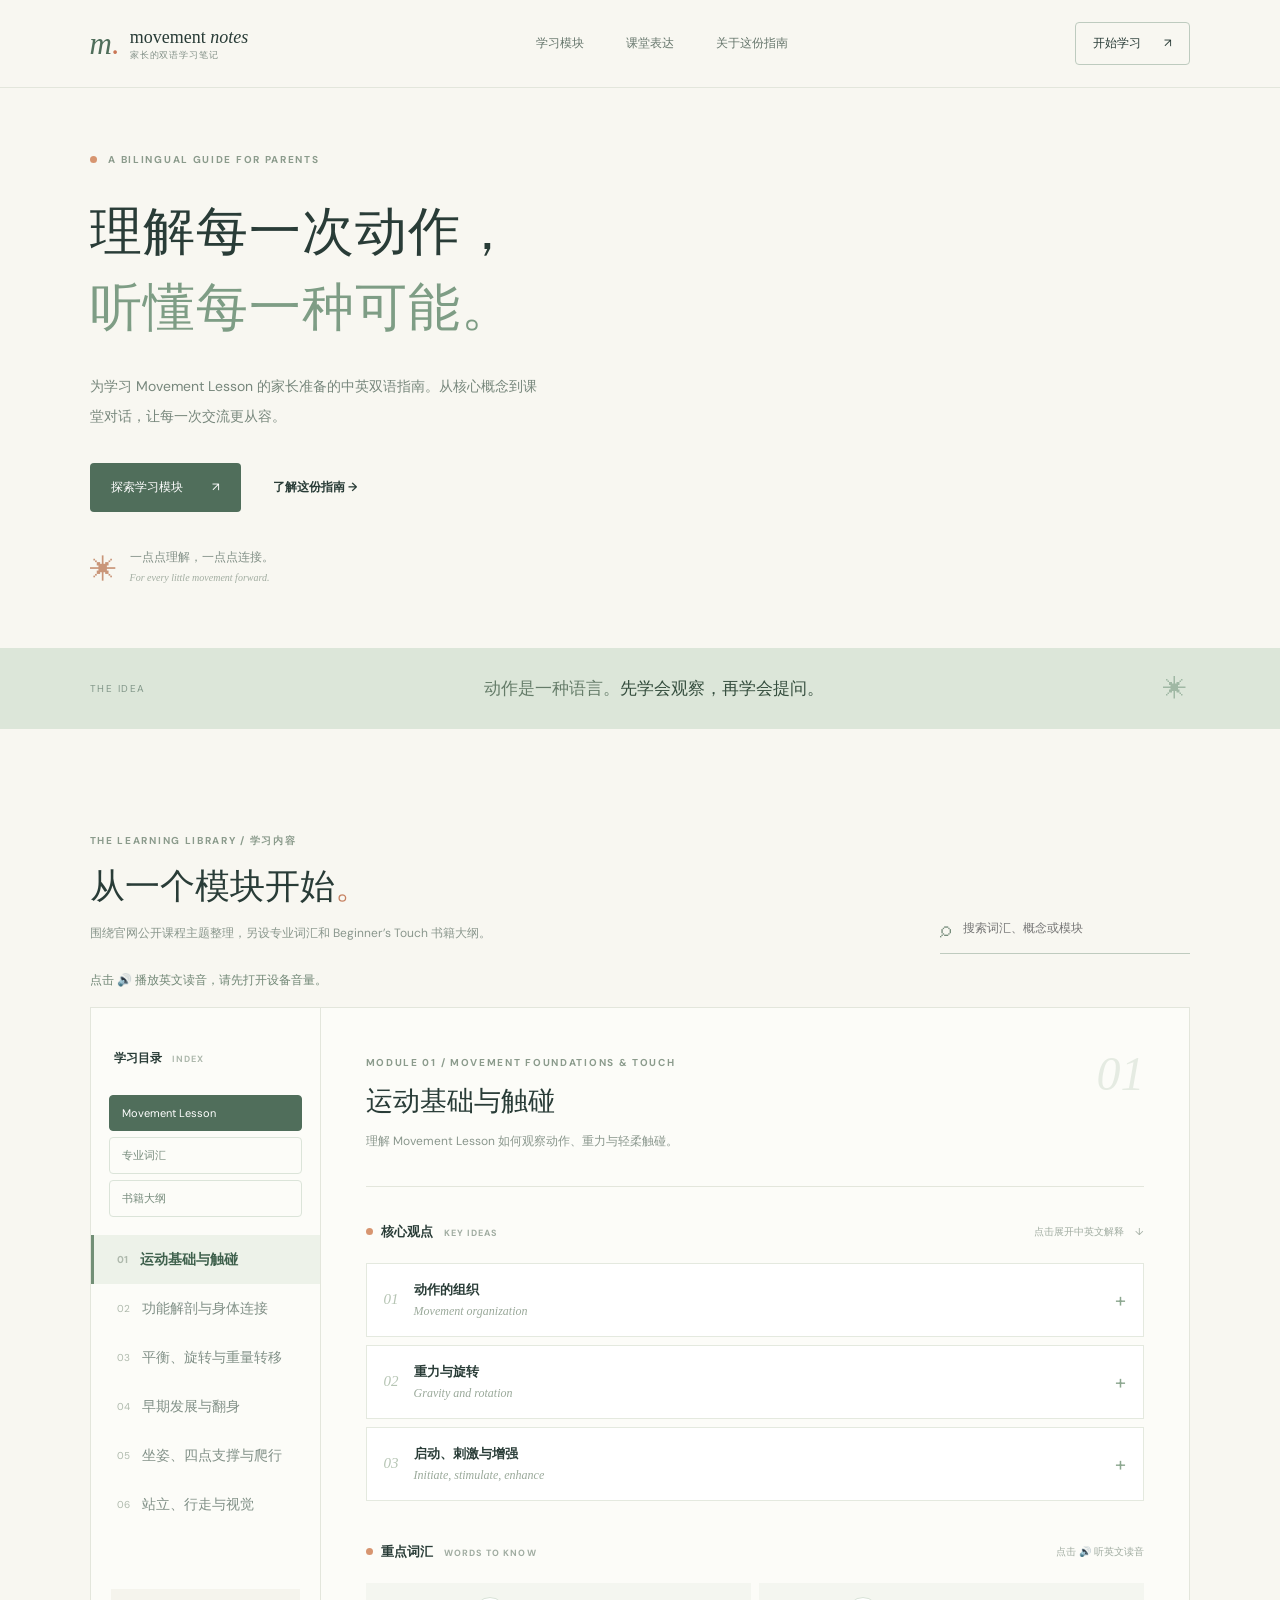
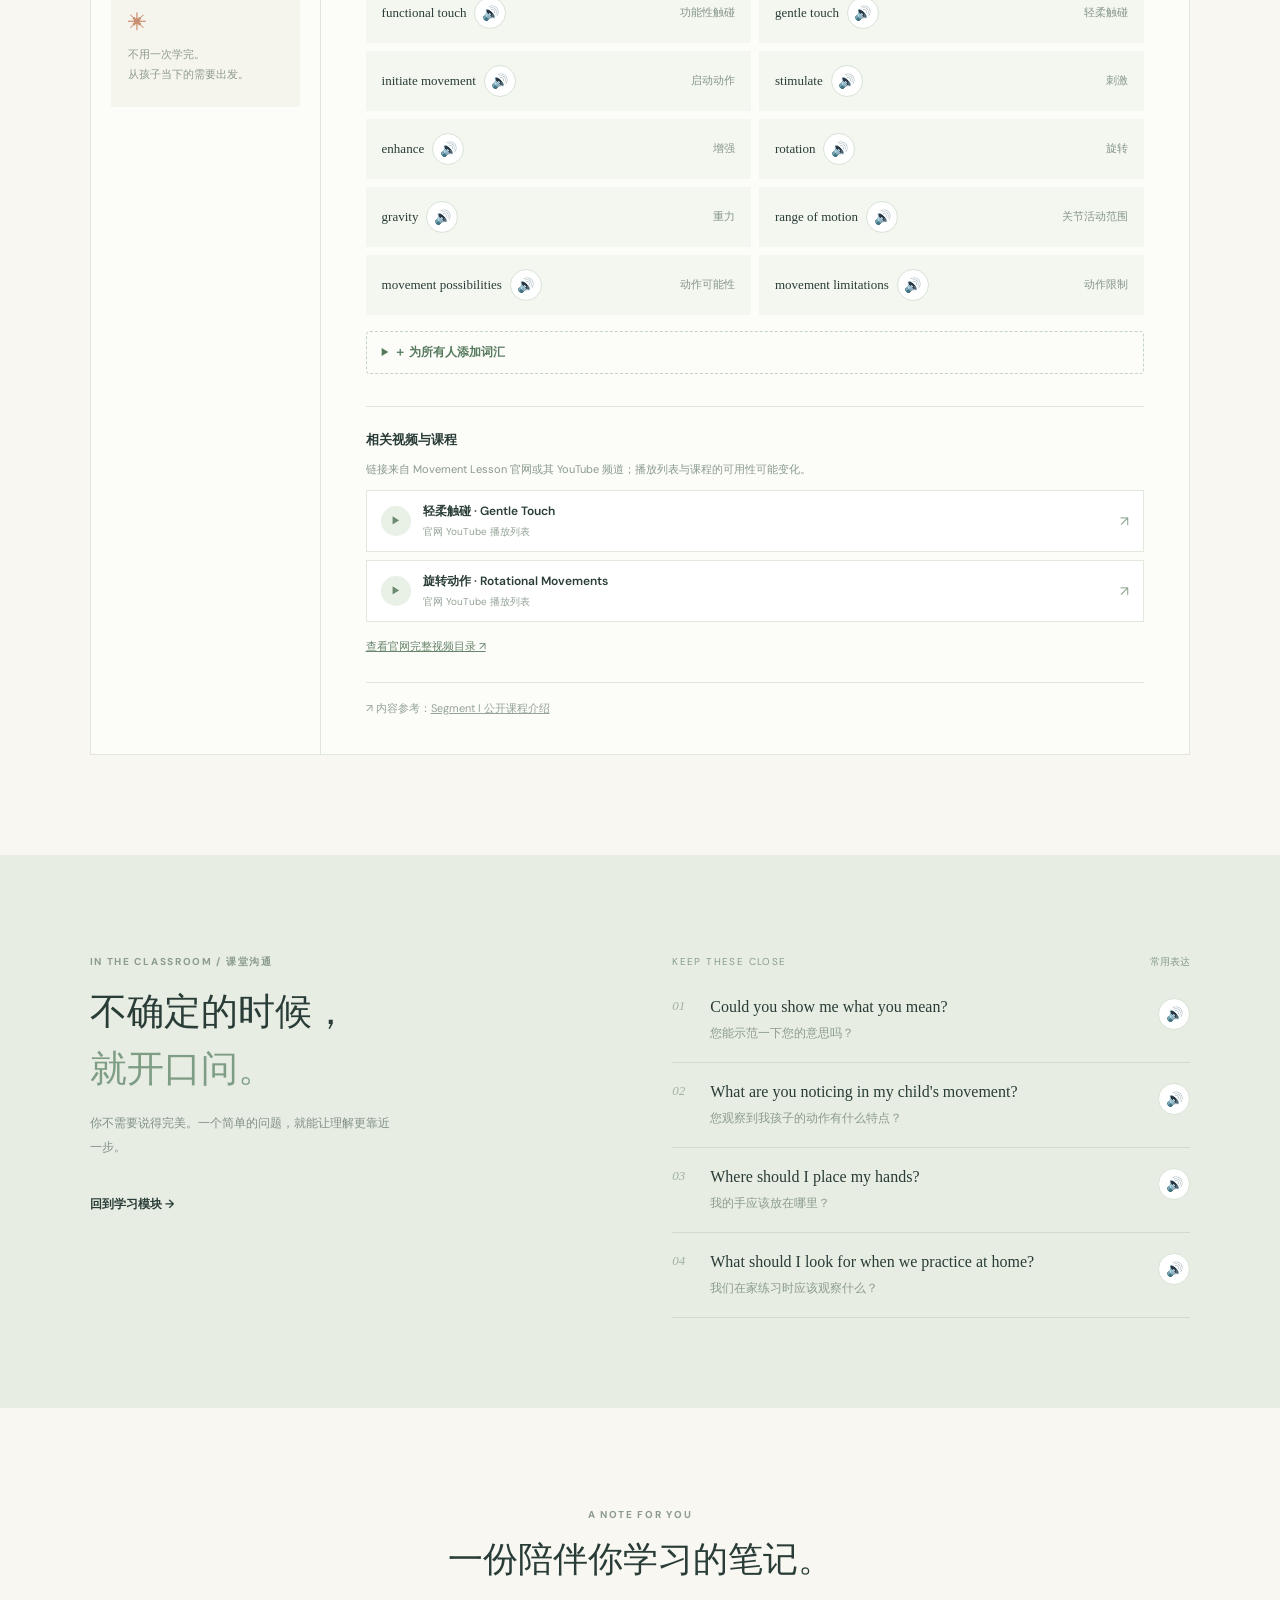
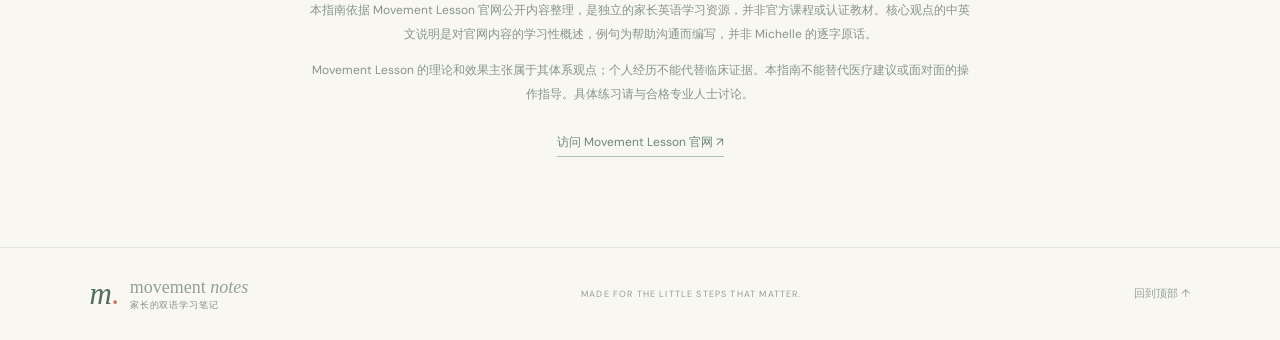
<file: index.html>
<!doctype html>
<html lang="zh-CN"><head><meta charset="utf-8"><meta name="viewport" content="width=device-width,initial-scale=1"><meta name="description" content="为家长准备的 Movement Lesson 中英双语学习与课堂沟通指南。"><title>Movement Notes · 动作学习英语指南</title><link rel="stylesheet" href="style.css?v=21"><script src="audio-map.js?v=16" defer></script><script src="app.js?v=20" defer></script></head><body>
<header class="top"><a class="brand" href="#top"><span class="brand-icon">m<span>.</span></span><span>movement <b>notes</b><small>家长的双语学习笔记</small></span></a><nav><a href="#modules">学习模块</a><a href="#phrases">课堂表达</a><a href="#about">关于这份指南</a></nav><a class="nav-cta" href="#modules">开始学习 <span>↗</span></a></header>
<main id="top"><section class="hero"><div class="hero-text"><p class="eyebrow"><span></span> A BILINGUAL GUIDE FOR PARENTS</p><h1>理解每一次动作，<br><em>听懂每一种可能。</em></h1><p class="hero-desc">为学习 Movement Lesson 的家长准备的中英双语指南。从核心概念到课堂对话，让每一次交流更从容。</p><div class="hero-actions"><a class="button" href="#modules">探索学习模块 <span>↗</span></a><a class="text-link" href="#about">了解这份指南 <span>→</span></a></div><div class="hero-note"><span class="note-mark">✳</span><p>一点点理解，一点点连接。<br><small>For every little movement forward.</small></p></div></div></section>
<section class="intro-strip"><span>THE IDEA</span><p>动作是一种语言。<strong>先学会观察，再学会提问。</strong></p><span>✳</span></section>
<section id="modules" class="content"><div class="section-head"><div><p class="eyebrow">THE LEARNING LIBRARY / 学习内容</p><h2>从一个模块开始<span>。</span></h2><p>围绕官网公开课程主题整理，另设专业词汇和 Beginner’s Touch 书籍大纲。</p></div><div class="search-wrap"><label for="search">⌕ <span class="sr-only">搜索词汇或模块</span></label><input id="search" type="search" placeholder="搜索词汇、概念或模块"></div></div><p id="speech-status" class="speech-status" role="status" aria-live="polite">点击 🔊 播放英文读音，请先打开设备音量。</p><div class="library"><aside><p class="aside-title">学习目录 <span>INDEX</span></p><div id="category-nav" aria-label="选择学习分类"></div><div id="module-nav" aria-label="选择主题"></div><div class="aside-note"><span>✳</span><p>不用一次学完。<br>从孩子当下的需要出发。</p></div></aside><div class="library-main"><div class="module-heading"><div><p id="module-kicker" class="eyebrow"></p><h3 id="module-title"></h3><p id="module-description"></p></div><span id="module-number" class="module-number"></span></div><div class="subhead"><div><span class="tiny-dot"></span><h4>核心观点 <small>KEY IDEAS</small></h4></div><p>点击展开中英文解释 <span>↓</span></p></div><div id="ideas" class="ideas"></div><div class="subhead words-head"><div><span class="tiny-dot"></span><h4>重点词汇 <small>WORDS TO KNOW</small></h4></div><p>点击 🔊 听英文读音</p></div><div id="terms" class="terms"></div><details class="add-term"><summary>＋ 为所有人添加词汇</summary><form id="add-term-form"><label>英文单词或短语<input id="new-term-en" type="text" maxlength="150" required autocomplete="off" placeholder="例如：pelvis"></label><label>中文释义<input id="new-term-zh" type="text" maxlength="150" required autocomplete="off" placeholder="例如：骨盆"></label><label>GitHub 仓库写入令牌<input id="github-token" type="password" required autocomplete="off" spellcheck="false" placeholder="输入你的 GitHub 访问令牌"></label><button type="submit">保存并发布到当前模块</button><p class="add-term-note">词汇将提交至 GitHub 公开仓库，网站重新部署后所有访问者可见。令牌只用于本次提交，不保存在网站或浏览器中。请使用只授权本仓库 Contents 读写的细粒度令牌。自行添加的词汇暂不提供录音。 <a href="https://docs.github.com/en/authentication/keeping-your-account-and-data-secure/managing-your-personal-access-tokens" target="_blank" rel="noopener noreferrer">如何创建令牌 ↗</a></p><p id="add-term-status" role="status" aria-live="polite"></p></form></details><p id="empty" class="empty" hidden>没有找到相关内容。试试其他中文或英文关键词。</p><section id="video-resources" class="video-resources" hidden></section><div class="source-line">↗ <span id="source"></span></div></div></div></section>
<section id="phrases" class="phrases"><div class="phrases-inner"><div class="phrase-intro"><p class="eyebrow">IN THE CLASSROOM / 课堂沟通</p><h2>不确定的时候，<br><em>就开口问。</em></h2><p>你不需要说得完美。一个简单的问题，就能让理解更靠近一步。</p><a href="#modules" class="text-link">回到学习模块 →</a></div><div class="phrase-list"><p class="phrase-label">KEEP THESE CLOSE <span>常用表达</span></p><div><span>01</span><p>Could you show me what you mean?<small>您能示范一下您的意思吗？</small></p></div><div><span>02</span><p>What are you noticing in my child's movement?<small>您观察到我孩子的动作有什么特点？</small></p></div><div><span>03</span><p>Where should I place my hands?<small>我的手应该放在哪里？</small></p></div><div><span>04</span><p>What should I look for when we practice at home?<small>我们在家练习时应该观察什么？</small></p></div></div></div></section>
<section id="about" class="about"><p class="eyebrow">A NOTE FOR YOU</p><h2>一份陪伴你学习的笔记。</h2><p>本指南依据 Movement Lesson 官网公开内容整理，是独立的家长英语学习资源，并非官方课程或认证教材。核心观点的中英文说明是对官网内容的学习性概述，例句为帮助沟通而编写，并非 Michelle 的逐字原话。</p><p>Movement Lesson 的理论和效果主张属于其体系观点；个人经历不能代替临床证据。本指南不能替代医疗建议或面对面的操作指导。具体练习请与合格专业人士讨论。</p><a href="https://www.movementlesson.academy/" target="_blank" rel="noopener">访问 Movement Lesson 官网 ↗</a></section></main><footer><a class="brand" href="#top"><span class="brand-icon">m<span>.</span></span><span>movement <b>notes</b><small>家长的双语学习笔记</small></span></a><p>MADE FOR THE LITTLE STEPS THAT MATTER.</p><a href="#top">回到顶部 ↑</a></footer></body></html>
</file>
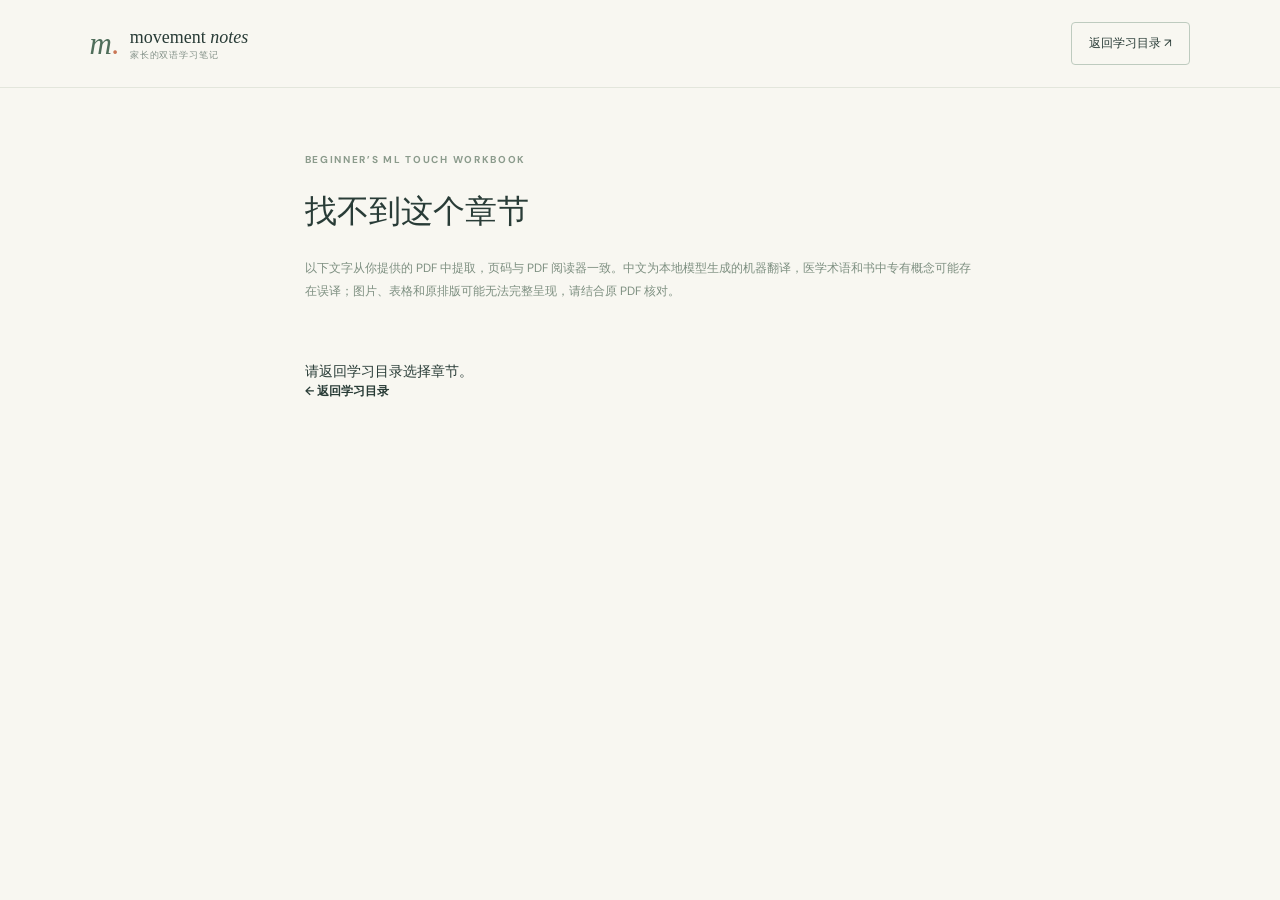
<file: workbook-original.html>
<!doctype html>
<html lang="zh-CN"><head><meta charset="utf-8"><meta name="viewport" content="width=device-width,initial-scale=1"><title>章节原文 · Movement Notes</title><link rel="stylesheet" href="style.css?v=17"><script defer src="workbook-original.js?v=2"></script></head><body>
<header class="top"><a class="brand" href="index.html"><span class="brand-icon">m<span>.</span></span><span>movement <b>notes</b><small>家长的双语学习笔记</small></span></a><a class="nav-cta" href="index.html#modules">返回学习目录 ↗</a></header>
<main class="original-page"><p class="eyebrow">BEGINNER’S ML TOUCH WORKBOOK</p><h1 id="original-title">正在加载章节原文…</h1><p class="original-intro">以下文字从你提供的 PDF 中提取，页码与 PDF 阅读器一致。中文为本地模型生成的机器翻译，医学术语和书中专有概念可能存在误译；图片、表格和原排版可能无法完整呈现，请结合原 PDF 核对。</p><nav class="original-nav" aria-label="章节导航"><a id="previous-chapter" hidden>← 上一章</a><a id="next-chapter" hidden>下一章 →</a></nav><div id="original-content" aria-live="polite"></div><a class="text-link" href="index.html#modules">← 返回学习目录</a></main>
</body></html>
</file>
<file: style.css>
@import url('https://fonts.googleapis.com/css2?family=DM+Sans:wght@400;500;600;700&family=Playfair+Display:ital,wght@0,500;0,600;1,500&display=swap');
:root{--ink:#293c37;--muted:#77817b;--cream:#f8f7f1;--line:#e3e6dc;--green:#506e5b;--orange:#ca7655}*{box-sizing:border-box}html{scroll-behavior:smooth}body{margin:0;background:var(--cream);color:var(--ink);font-family:'DM Sans', 'PingFang SC','Microsoft YaHei',sans-serif;font-size:14px}a{color:inherit;text-decoration:none}button,input{font:inherit}.top{height:88px;max-width:1420px;margin:auto;padding:0 7%;display:flex;align-items:center;justify-content:space-between;border-bottom:1px solid var(--line)}.brand{display:flex;align-items:center;gap:10px;font-family:Georgia,serif;font-size:18px;line-height:1}.brand b{font-weight:400;font-style:italic}.brand small{display:block;font-family:sans-serif;font-size:9px;letter-spacing:.1em;color:#829087;margin-top:5px}.brand-icon{font:italic 31px Georgia;color:var(--green)}.brand-icon span{color:var(--orange)}nav{display:flex;gap:42px;color:#66766c;font-size:12px}nav a:hover,.text-link:hover{color:var(--orange)}.nav-cta{border:1px solid #becbbf;border-radius:4px;padding:12px 17px;font-size:12px}.nav-cta span{margin-left:20px}.hero{max-width:1420px;margin:auto;padding:65px 7% 75px;display:grid;grid-template-columns:1fr 1fr;gap:7%;align-items:center}.eyebrow{font-size:10px;letter-spacing:.17em;font-weight:700;color:#8b9b8c}.eyebrow span,.tiny-dot{display:inline-block;width:7px;height:7px;background:#d79570;border-radius:50%;margin-right:8px}.hero h1{font-family:Georgia,'Songti SC',serif;font-size:clamp(36px,4.1vw,58px);line-height:1.45;letter-spacing:.02em;font-weight:500;margin:27px 0}.hero h1 em,.phrase-intro em{font-style:normal;color:#7e9d85}.hero-desc{line-height:2.1;max-width:450px;color:#77877c;font-size:14px}.hero-actions{display:flex;gap:32px;align-items:center;margin-top:32px}.button{background:var(--green);color:white;padding:16px 21px;border-radius:4px;font-size:12px}.button span{margin-left:26px}.text-link{font-size:12px;font-weight:600}.hero-note{display:flex;gap:13px;margin-top:78px;color:#829087;font-size:12px;line-height:1.7}.hero-note p{margin:0}.hero-note small{font-family:Georgia;font-style:italic;color:#a2ada1}.note-mark{font-size:27px;color:#c99578}.hero-art{background:#e5e9de;padding:22px;min-height:480px;display:flex;flex-direction:column;justify-content:space-between}.art-label,.art-bottom{display:flex;justify-content:space-between;font-size:9px;letter-spacing:.16em;color:#708477}.art-label span{font-size:19px}.art-circle{width:min(90%,360px);aspect-ratio:1;margin:auto;border-radius:50%;background:#a2b5a2;position:relative;overflow:hidden}.art-circle svg{position:absolute;width:100%;height:100%;z-index:2}.orb{position:absolute;border-radius:50%}.orb-one{width:62%;height:62%;background:#c4d0bd;left:-10%;top:14%}.orb-two{width:67%;height:67%;background:#799783;right:-17%;bottom:-8%}.orb-three{width:40%;height:40%;background:#d0a08a;left:35%;top:29%;opacity:.85}.art-word{position:absolute;z-index:3;color:#f7f5e9;left:27%;top:27%;font:italic 38px/.93 Georgia}.art-word i{font-size:23px}.intro-strip{background:#dce6d9;padding:25px 7%;display:flex;align-items:center;justify-content:space-between;gap:20px}.intro-strip>span{font-size:10px;letter-spacing:.15em;color:#829789}.intro-strip>span:last-child{font-size:24px;color:#a0b8a4}.intro-strip p{font-family:Georgia,'Songti SC',serif;color:#657c69;font-size:17px;margin:0}.intro-strip strong{font-weight:500;color:#354e3e}.content{max-width:1420px;margin:auto;padding:95px 7% 100px}.section-head{display:flex;justify-content:space-between;align-items:end;gap:30px;margin-bottom:38px}h2{font:500 35px/1.4 Georgia,'Songti SC',serif;margin:14px 0}h2 span{color:#c68161}.section-head>div>p:last-child,.module-heading>div>p:last-child{color:#8a978d;font-size:12px}.search-wrap{border-bottom:1px solid #bfcbbf;display:flex;gap:10px;padding:10px 0;width:250px;color:#788e7d;font-size:22px}.search-wrap input{border:0;outline:0;background:transparent;width:100%;font-size:12px}.library{display:grid;grid-template-columns:230px 1fr;border:1px solid var(--line);background:#fcfcf8;min-height:630px}.library aside{border-right:1px solid var(--line);padding:30px 0}.aside-title{font-size:12px;font-weight:700;padding:0 23px 16px}.aside-title span{font-size:9px;color:#adb8ac;letter-spacing:.12em;margin-left:7px}.module-button{width:100%;border:0;background:transparent;text-align:left;padding:15px 20px 15px 23px;color:#819087;cursor:pointer;display:flex;gap:12px;align-items:center;border-left:3px solid transparent}.module-button span{font-size:10px;color:#aeb9ac}.module-button.active{background:#edf2e9;border-left-color:#728f76;color:#3e604c;font-weight:700}.module-button:hover{background:#f0f4ed}.aside-note{margin:60px 20px 0;padding:17px;background:#f5f4ed;color:#8d9a8c;line-height:1.8;font-size:11px}.aside-note span{color:#c88f70;font-size:19px}.aside-note p{margin:5px 0}.library-main{padding:38px 45px}.module-heading{display:flex;justify-content:space-between;border-bottom:1px solid var(--line);padding-bottom:24px}.module-heading h3{font:500 27px Georgia,'Songti SC',serif;margin:14px 0}.module-number{font:italic 48px Georgia;color:#e5ebe2}.subhead{display:flex;justify-content:space-between;align-items:center;margin:28px 0 14px}.subhead>div{display:flex;align-items:center}.subhead h4{font-size:13px;margin:0}.subhead h4 small{font-size:9px;color:#a0aca1;letter-spacing:.12em;margin-left:8px}.subhead p{font-size:10px;color:#a0aca1}.subhead p span{margin-left:8px}.ideas details{border:1px solid #e4e9df;margin-bottom:8px;background:#fff}.ideas summary{list-style:none;cursor:pointer;display:flex;align-items:center;gap:15px;padding:17px}.ideas summary::-webkit-details-marker{display:none}.idea-no{font:italic 15px Georgia;color:#b6c5b4}.idea-title{flex:1;font-size:13px;font-weight:600}.idea-title small{display:block;font:italic 12px Georgia;color:#9aa99a;margin-top:5px}.plus{font-size:20px;color:#8ca78f}.ideas details[open] .plus{transform:rotate(45deg)}.idea-body{padding:0 20px 18px 48px;line-height:1.8;color:#66796c;font-size:12px}.idea-body p{margin:8px 0}.idea-body .en{color:#899a8a;font-family:Georgia,serif}.words-head{margin-top:34px}.terms{display:grid;grid-template-columns:repeat(2,1fr);gap:8px}.term{background:#f4f6f0;padding:14px 16px;display:flex;justify-content:space-between;gap:10px}.term b{font:500 13px Georgia,serif}.term span{color:#86968a;font-size:11px;text-align:right}.source-line{border-top:1px solid var(--line);margin-top:28px;padding-top:18px;color:#94a497;font-size:11px}.source-line a{text-decoration:underline}.empty{color:#8b9b8c;padding:20px 0}.phrases{background:#e8ede3}.phrases-inner{max-width:1420px;margin:auto;padding:90px 7%;display:grid;grid-template-columns:1fr 1.15fr;gap:12%}.phrase-intro h2{font-size:37px;line-height:1.55}.phrase-intro>p:not(.eyebrow){color:#819086;line-height:2;max-width:310px;font-size:12px}.phrase-intro .text-link{display:inline-block;margin-top:25px}.phrase-label{font-size:10px;letter-spacing:.14em;color:#879c8b}.phrase-label span{float:right;letter-spacing:0}.phrase-list>div{display:flex;gap:25px;border-bottom:1px solid #d0dbcd;padding:20px 0}.phrase-list>div>span{font:italic 13px Georgia;color:#9fb1a0}.phrase-list>div p{font:16px Georgia;margin:0}.phrase-list small{display:block;font:12px sans-serif;color:#8b9b8d;margin-top:9px}.about{text-align:center;max-width:710px;margin:auto;padding:90px 25px}.about p:not(.eyebrow){line-height:2;color:#87958a;font-size:12px}.about a{display:inline-block;margin-top:16px;font-size:12px;color:#6b8972;border-bottom:1px solid #adc1ad;padding-bottom:5px}footer{border-top:1px solid var(--line);padding:28px 7%;display:flex;align-items:center;justify-content:space-between;color:#93a195}footer>p{font-size:9px;letter-spacing:.13em}footer>a:last-child{font-size:11px}.sr-only{position:absolute;width:1px;height:1px;overflow:hidden;clip:rect(0,0,0,0)}@media(max-width:750px){.top{height:72px}nav{display:none}.hero{grid-template-columns:1fr;padding-top:45px;gap:35px}.hero h1{font-size:36px}.hero-note{margin-top:35px}.hero-art{min-height:330px}.art-circle{width:260px}.intro-strip{padding:22px 7%}.intro-strip>span:first-child{display:none}.intro-strip p{font-size:14px}.content{padding-top:60px}.section-head{display:block}.search-wrap{width:100%;margin-top:25px}.library{display:block}.library aside{border-right:0;border-bottom:1px solid var(--line);padding:15px 0}.aside-title{padding-bottom:5px}#module-nav{display:flex;overflow:auto}.module-button{width:auto;min-width:max-content;border-left:0;border-bottom:3px solid transparent;padding:12px}.module-button.active{border-bottom-color:#728f76}.aside-note{display:none}.library-main{padding:25px 20px}.module-number{font-size:36px}.terms{grid-template-columns:1fr}.phrases-inner{grid-template-columns:1fr;gap:35px;padding:65px 7%}.phrase-intro h2{font-size:30px}footer>p{display:none}.subhead p{font-size:9px}}
.audio-button{flex:0 0 auto;display:inline-flex;align-items:center;justify-content:center;width:32px;height:32px;padding:0;border:1px solid #d8e3d7;border-radius:50%;background:#fff;color:#506e5b;cursor:pointer;font-size:14px;line-height:1}.audio-button:hover{background:#e8f0e6;border-color:#9fb7a0}.audio-button:focus-visible{outline:2px solid #506e5b;outline-offset:2px}.audio-button:disabled{opacity:.4;cursor:not-allowed}.term-label{display:flex;align-items:center;gap:8px;min-width:0}.term{align-items:center}.english-line{display:flex;align-items:flex-start;gap:10px}.english-line .en{flex:1}.phrase-list>div .audio-button{margin-left:auto}.phrase-list>div p{flex:1}
.speech-status{font-size:12px;color:#718776;margin:-20px 0 18px}.audio-button.is-speaking{background:#dce9dc;border-color:#718e76}
.nav-group{padding:15px 23px 4px;margin:0;color:#a2afa3;font-size:9px;font-weight:700;letter-spacing:.12em}@media(max-width:750px){.nav-group{align-self:center;min-width:max-content;padding:12px 10px;font-size:9px}}
#category-nav{display:flex;gap:5px;padding:0 15px 15px} .category-button{flex:1;border:1px solid #dbe4d9;background:transparent;border-radius:4px;padding:10px 5px;color:#768b7c;font-size:11px;cursor:pointer;white-space:nowrap}.category-button.active{background:#506e5b;border-color:#506e5b;color:#fff}.category-button:focus-visible,.module-button:focus-visible{outline:2px solid #506e5b;outline-offset:-2px}@media(max-width:750px){#category-nav{padding:0 14px 12px;max-width:390px}#module-nav{overscroll-behavior-x:contain;scrollbar-width:thin}.module-button{flex-shrink:0}}
.chapter-label{font-weight:700;color:#48614f;margin-top:20px!important}.chapter-points{padding-left:18px;margin:8px 0;line-height:1.9}.chapter-points li{margin:8px 0}.chapter-terms{display:grid;grid-template-columns:repeat(2,minmax(0,1fr));gap:7px}.chapter-term{display:flex;justify-content:space-between;align-items:center;gap:8px;padding:9px;background:#f4f6f0}.chapter-term-label{display:flex;align-items:center;gap:7px}.chapter-term-label b{font:500 12px Georgia,serif}.chapter-translation{color:#86968a;text-align:right;font-size:11px}.chapter-term .audio-button{width:28px;height:28px;font-size:12px}@media(max-width:750px){.chapter-terms{grid-template-columns:1fr}.idea-body{padding-left:20px}}
#module-nav.book-chapters{display:flex;overflow-x:auto;max-width:100%;padding:0 12px 10px;gap:7px;scrollbar-width:thin}#module-nav.book-chapters .module-button{width:auto;min-width:max-content;flex:0 0 auto;border:1px solid #dbe4d9;border-radius:4px;padding:10px 12px}#module-nav.book-chapters .module-button.active{border-color:#728f76;background:#edf2e9}#module-nav.book-chapters .module-button span{color:#789481}
.original-reference{display:inline-block;margin-left:8px;vertical-align:baseline}.original-reference>summary{display:inline;list-style:none;cursor:pointer;color:#52775e;text-decoration:underline;text-underline-offset:3px;font-size:11px}.original-reference>summary::-webkit-details-marker{display:none}.original-reference[open]{display:block;margin:8px 0 14px;padding:12px 14px;background:#f2f6ef;border-left:3px solid #92ac93}.original-reference blockquote{margin:9px 0;font:13px/1.7 Georgia,serif;color:#526c5b}.original-reference small{color:#8a998d;font-size:10px}
.ideas details.original-reference{border:0;background:transparent;margin:0 0 0 8px}.ideas details.original-reference[open]{display:block;margin:8px 0 14px;background:#f2f6ef;border-left:3px solid #92ac93}.ideas .original-reference>summary{display:inline;padding:0;list-style:none}
.hero{display:block;padding-top:55px;padding-bottom:55px}.hero-text{max-width:760px}.hero-note{margin-top:35px}@media(max-width:750px){.hero{padding-top:35px;padding-bottom:35px}}
.full-original-link{display:inline-block;margin-top:16px;padding:10px 14px;border:1px solid #9db39f;border-radius:4px;color:#4b7054;font-weight:600}.full-original-link:hover{background:#edf2e9}.original-page{max-width:850px;padding:55px 7% 90px;margin:auto}.original-page h1{font:500 32px/1.5 Georgia,'Songti SC',serif}.original-intro{color:#7d8f80;line-height:1.9;font-size:12px}.original-nav{justify-content:space-between;margin:30px 0;color:#55745d}.original-nav a[hidden]{display:none}.original-paper{background:#fff;border:1px solid var(--line);padding:25px 32px;margin:15px 0}.original-paper h2{font:600 12px 'DM Sans',sans-serif;color:#839989;letter-spacing:.08em;margin:0 0 18px}.original-text{white-space:pre-wrap;overflow-wrap:anywhere;font:14px/1.8 Georgia,serif;color:#48574b}@media(max-width:750px){.original-page{padding:35px 5% 60px}.original-paper{padding:20px}.original-page h1{font-size:25px}}
.original-text{margin:18px 0 5px}.original-translation{margin:5px 0 18px;padding:10px 13px;border-left:3px solid #b3c7b3;background:#f4f7f1;color:#506654;font:13px/1.9 'PingFang SC','Microsoft YaHei',sans-serif;white-space:pre-wrap}
.video-resources{margin-top:32px;padding-top:24px;border-top:1px solid var(--line)}.video-resources h4{font-size:13px;margin:0}.video-note{color:#899a8c;font-size:11px;line-height:1.7}.video-link{display:flex;align-items:center;gap:12px;margin:8px 0;padding:12px 14px;border:1px solid #e1e8de;background:#fff}.video-link:hover{background:#f1f6ee}.video-play{display:grid;place-items:center;width:30px;height:30px;border-radius:50%;background:#e9f0e6;color:#6c8a70;font-size:10px}.video-link>span:nth-child(2){flex:1}.video-link b{display:block;font-size:12px;font-weight:600}.video-link small{display:block;margin-top:5px;color:#94a397;font-size:10px}.video-arrow{color:#8ca38e}.video-guide{display:inline-block;margin-top:9px;font-size:11px;color:#68866d;text-decoration:underline}
@media(min-width:751px){#category-nav{display:grid;grid-template-columns:minmax(0,1fr);gap:6px;padding:0 18px 18px}.category-button{width:100%;text-align:left;padding:10px 12px}}
@media(min-width:751px){#module-nav.book-chapters{display:block;overflow:visible;padding:0}#module-nav.book-chapters .module-button{width:100%;min-width:0;border:0;border-left:3px solid transparent;border-radius:0;padding:15px 20px 15px 23px}#module-nav.book-chapters .module-button.active{border-left-color:#728f76}}
.add-term{margin-top:16px;border:1px dashed #c4d4c3;border-radius:4px;padding:12px 15px}.add-term summary{cursor:pointer;color:#557a5d;font-size:12px;font-weight:600}.add-term form{display:grid;gap:11px;margin-top:15px}.add-term label{display:grid;gap:6px;color:#728576;font-size:11px}.add-term input{width:100%;border:1px solid #d5e1d3;border-radius:4px;padding:10px;background:#fff;color:#293c37;font:inherit;font-size:13px}.add-term form>button{justify-self:start;border:0;border-radius:4px;background:#506e5b;color:#fff;padding:10px 14px;cursor:pointer}.add-term form>button:disabled{opacity:.6;cursor:wait}.add-term-note,#add-term-status{font-size:11px;line-height:1.7;color:#829487;margin:0}
</file>
